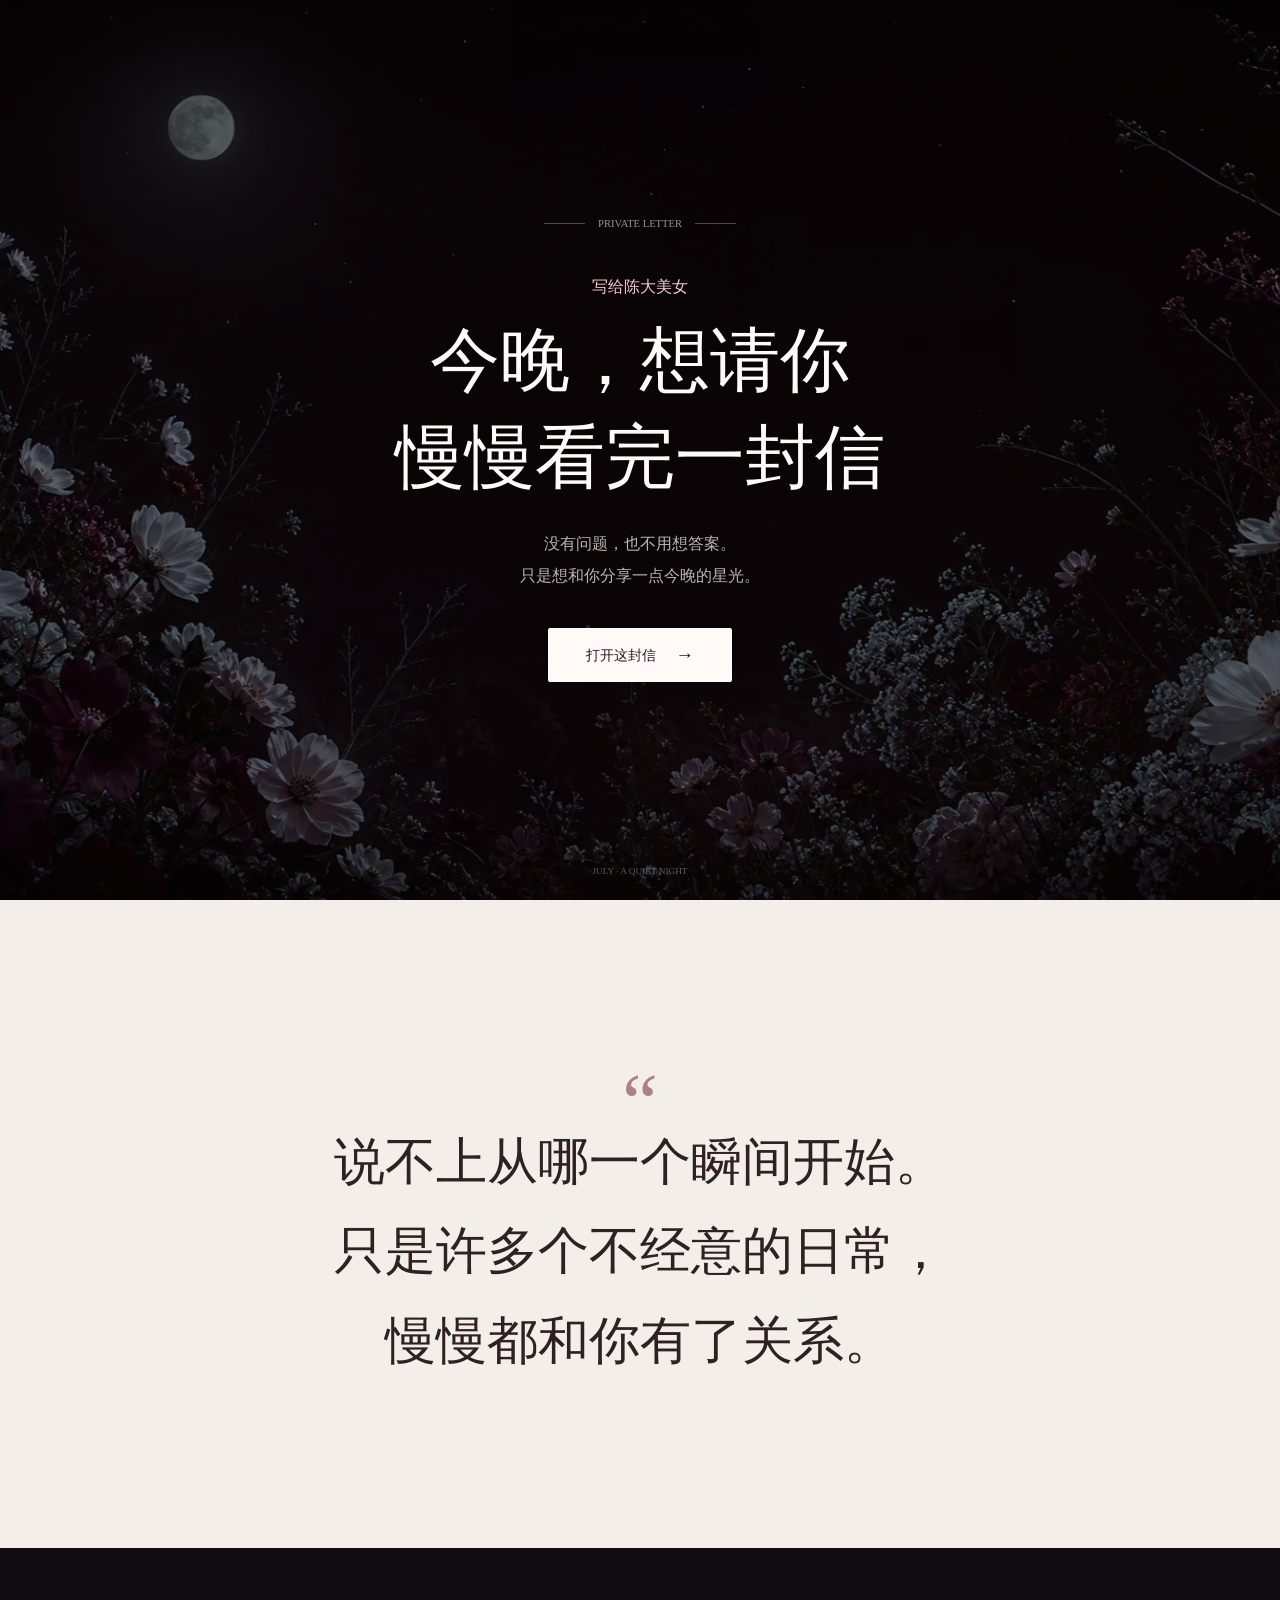
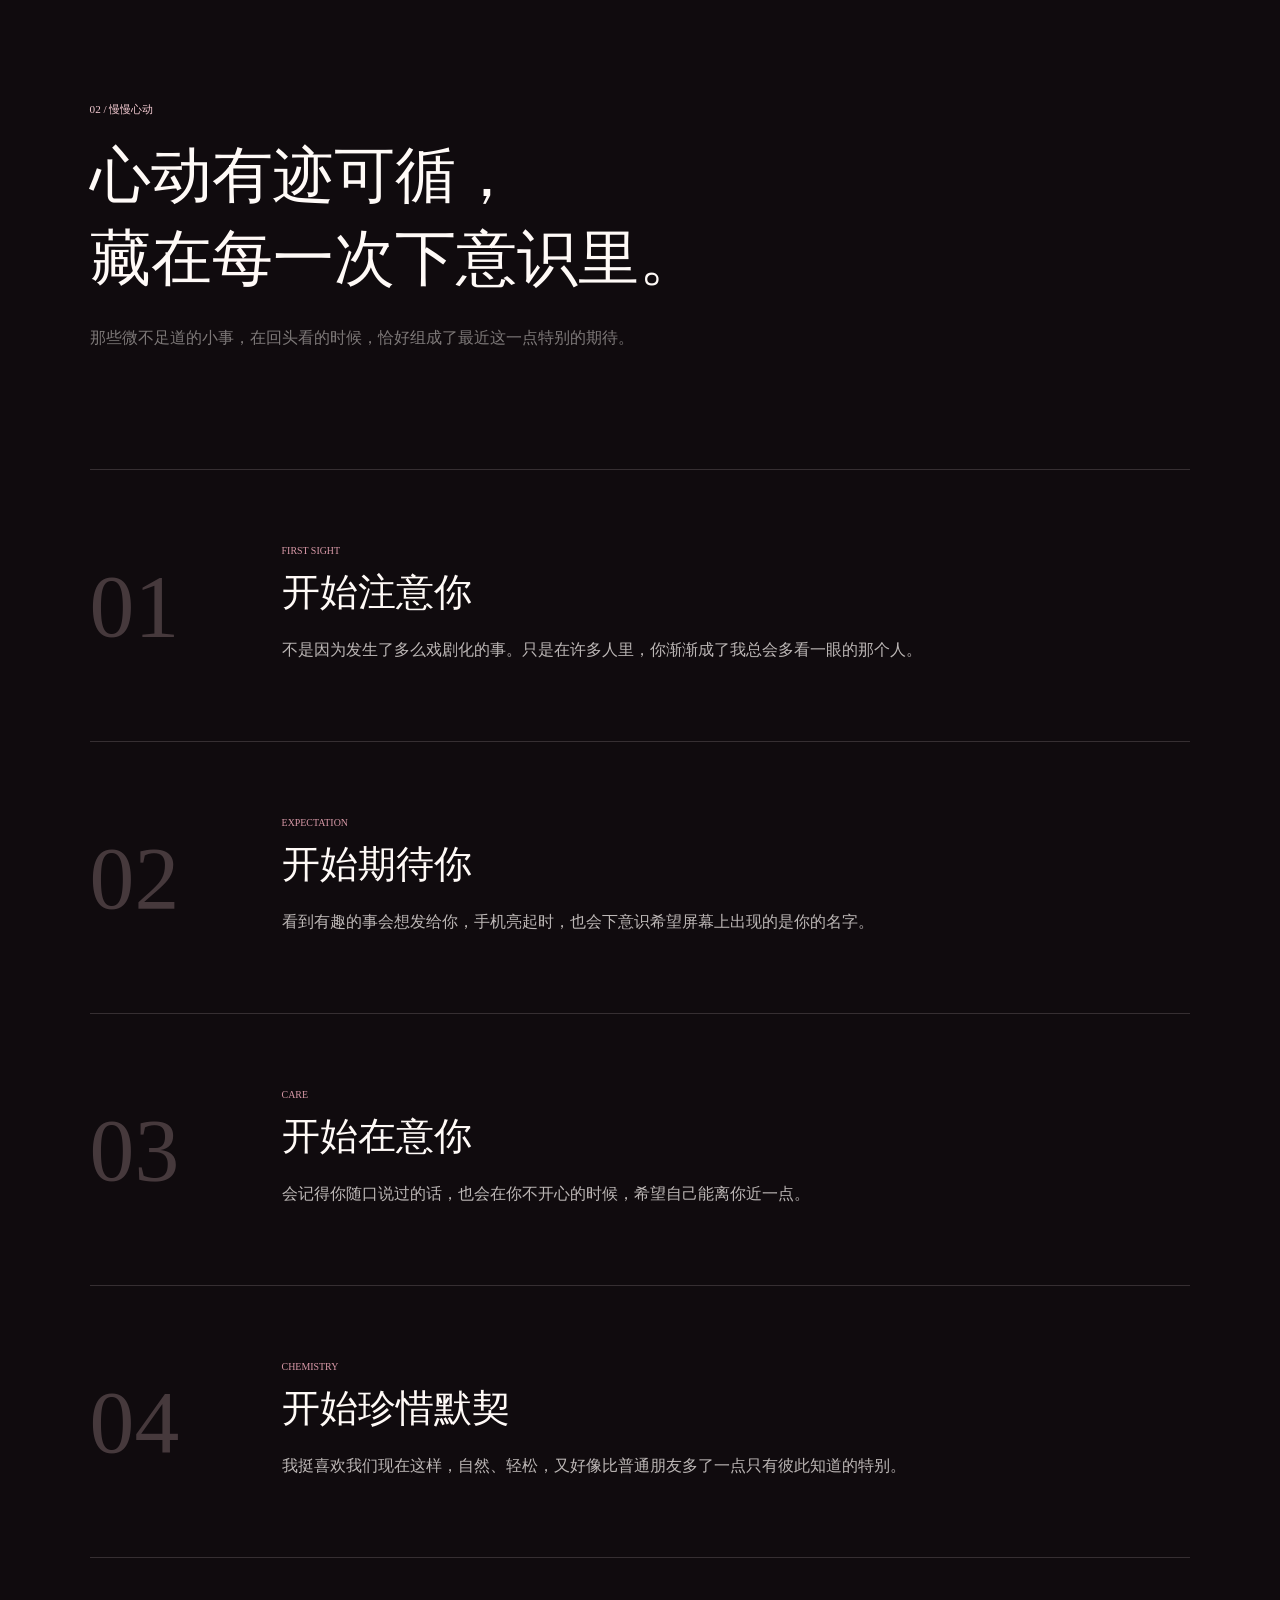
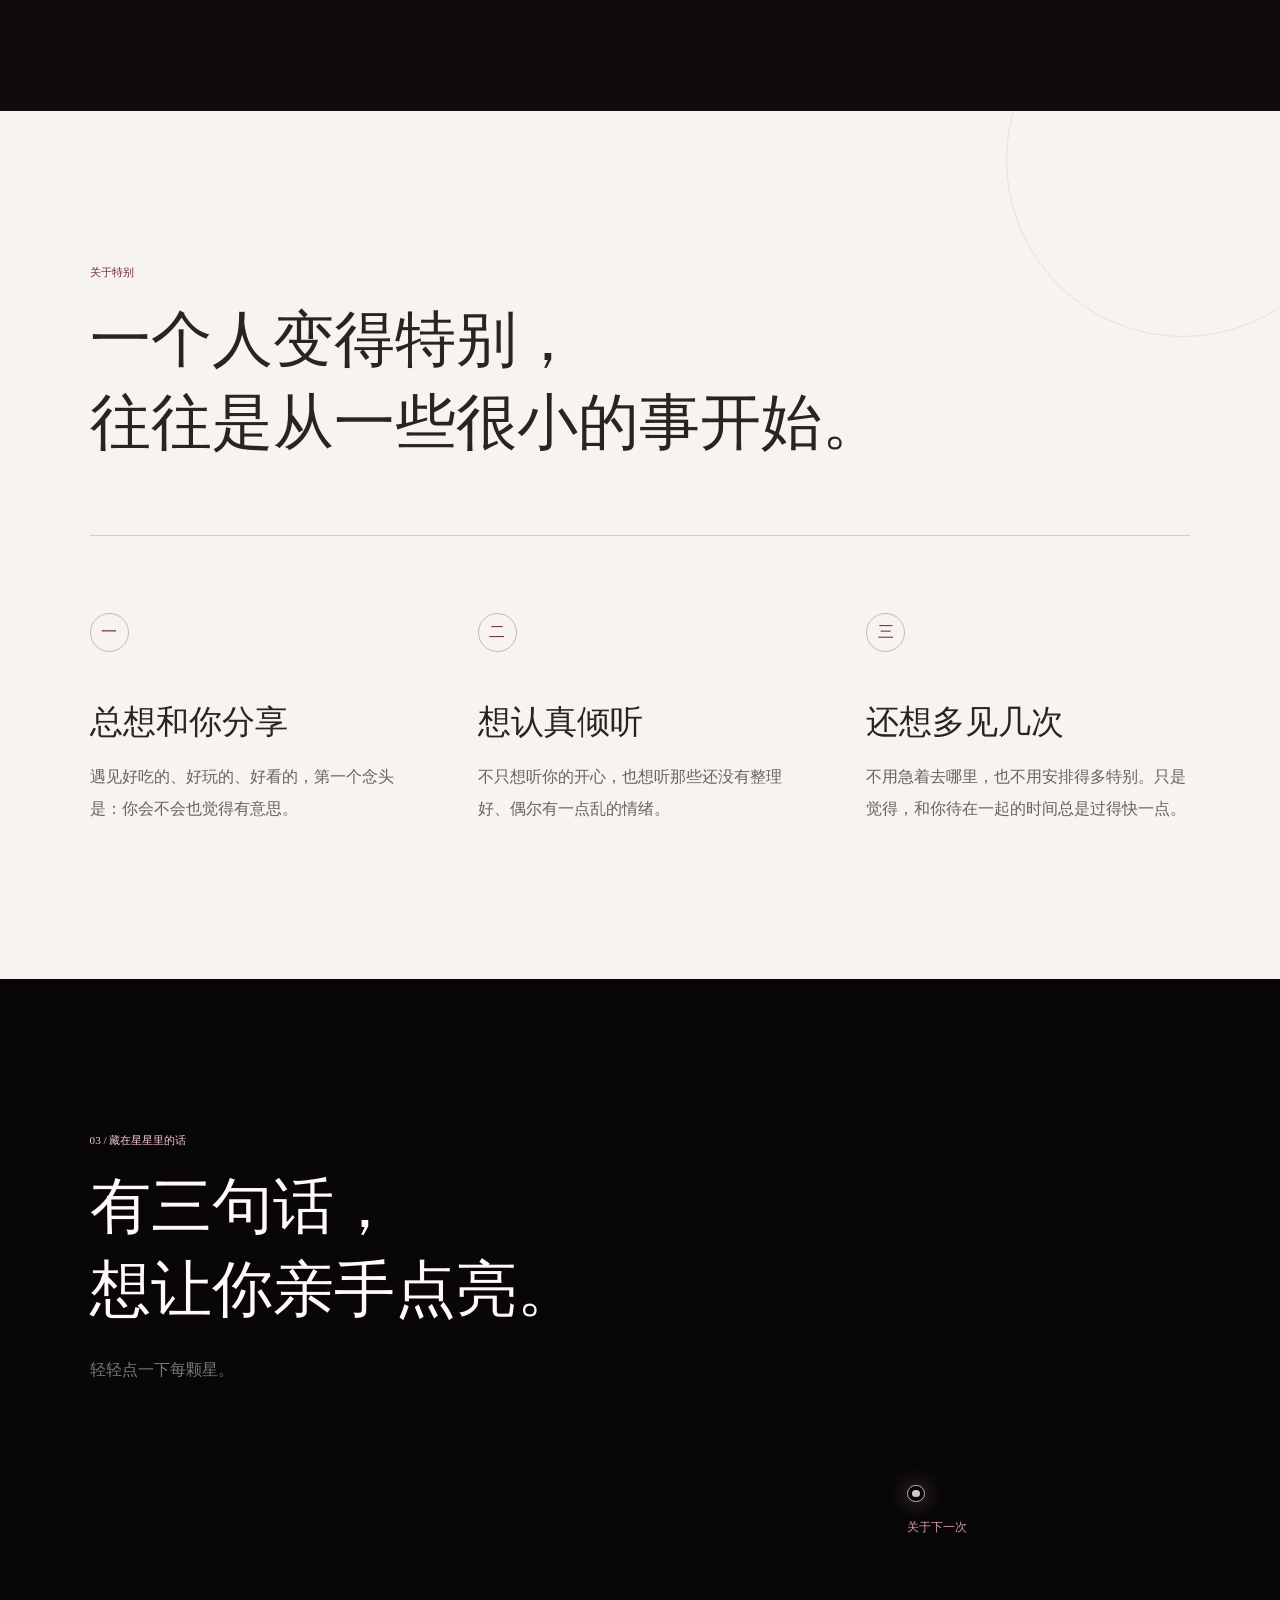
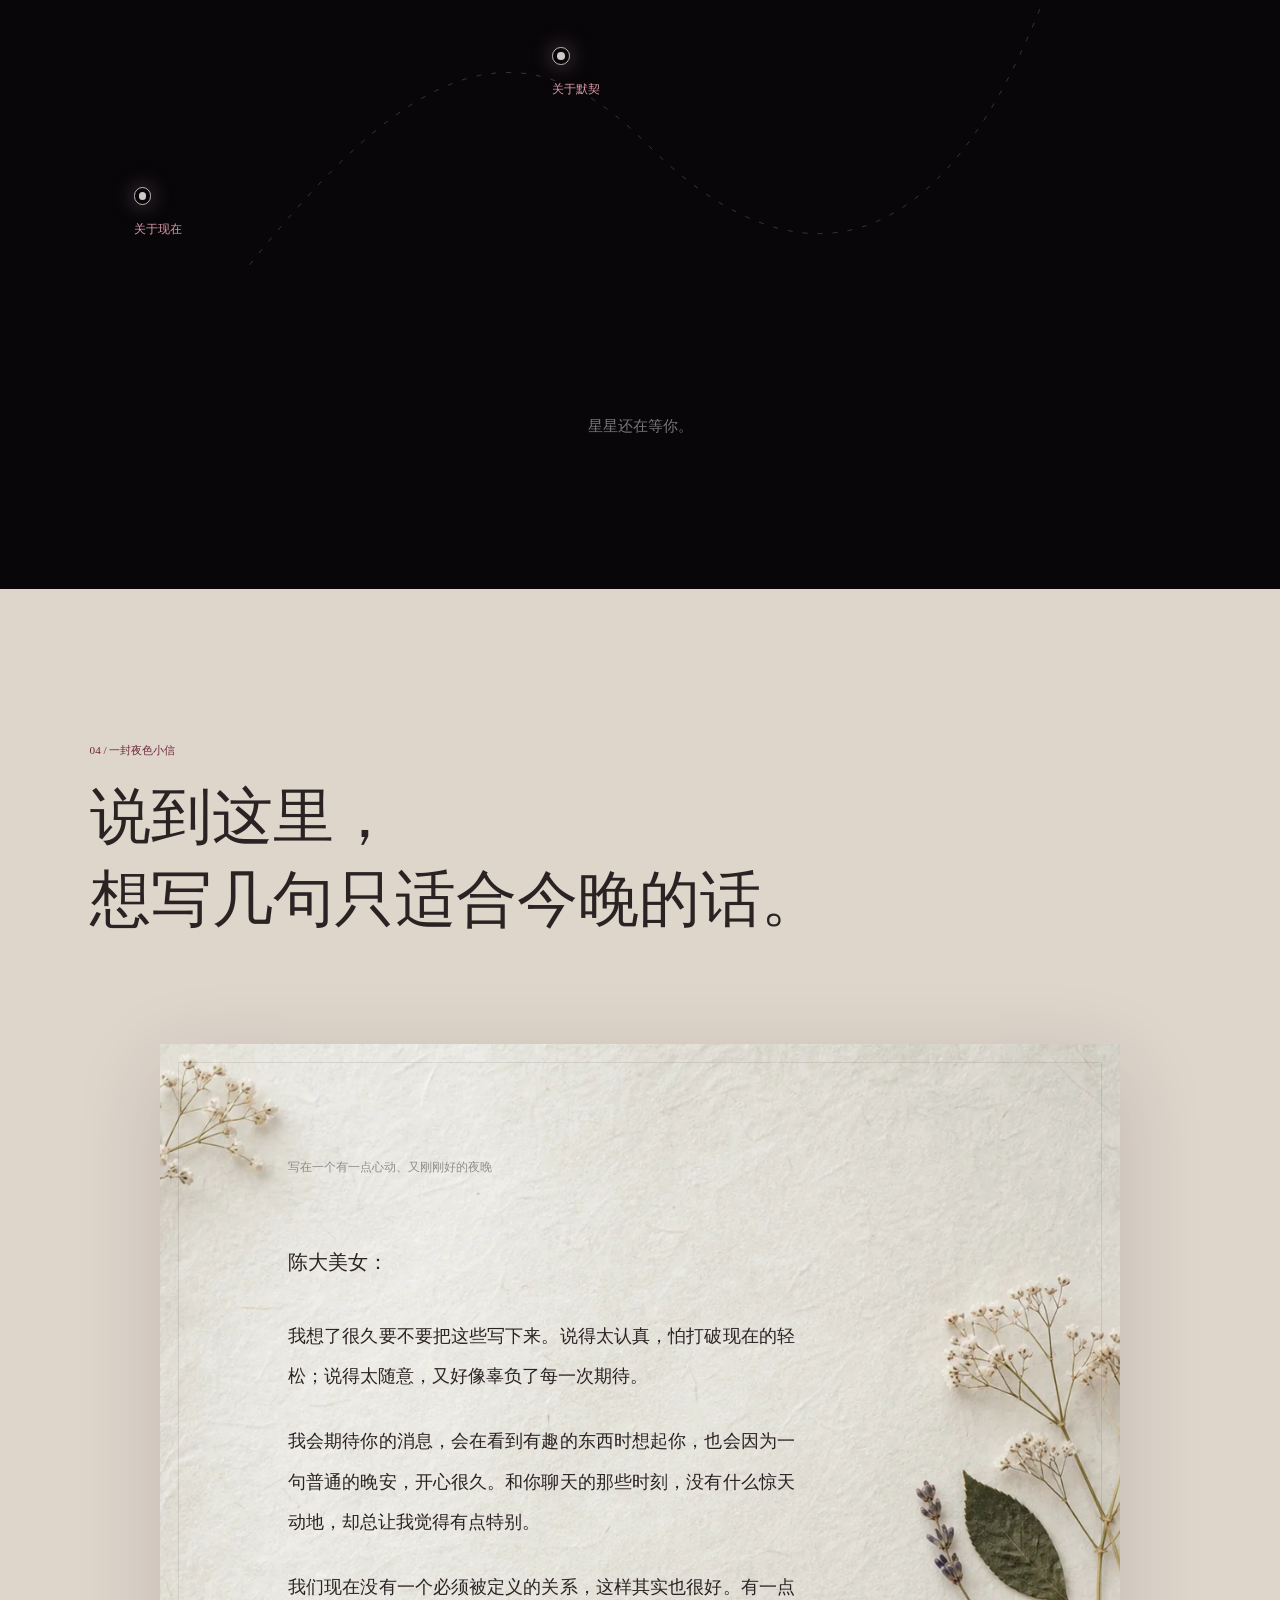
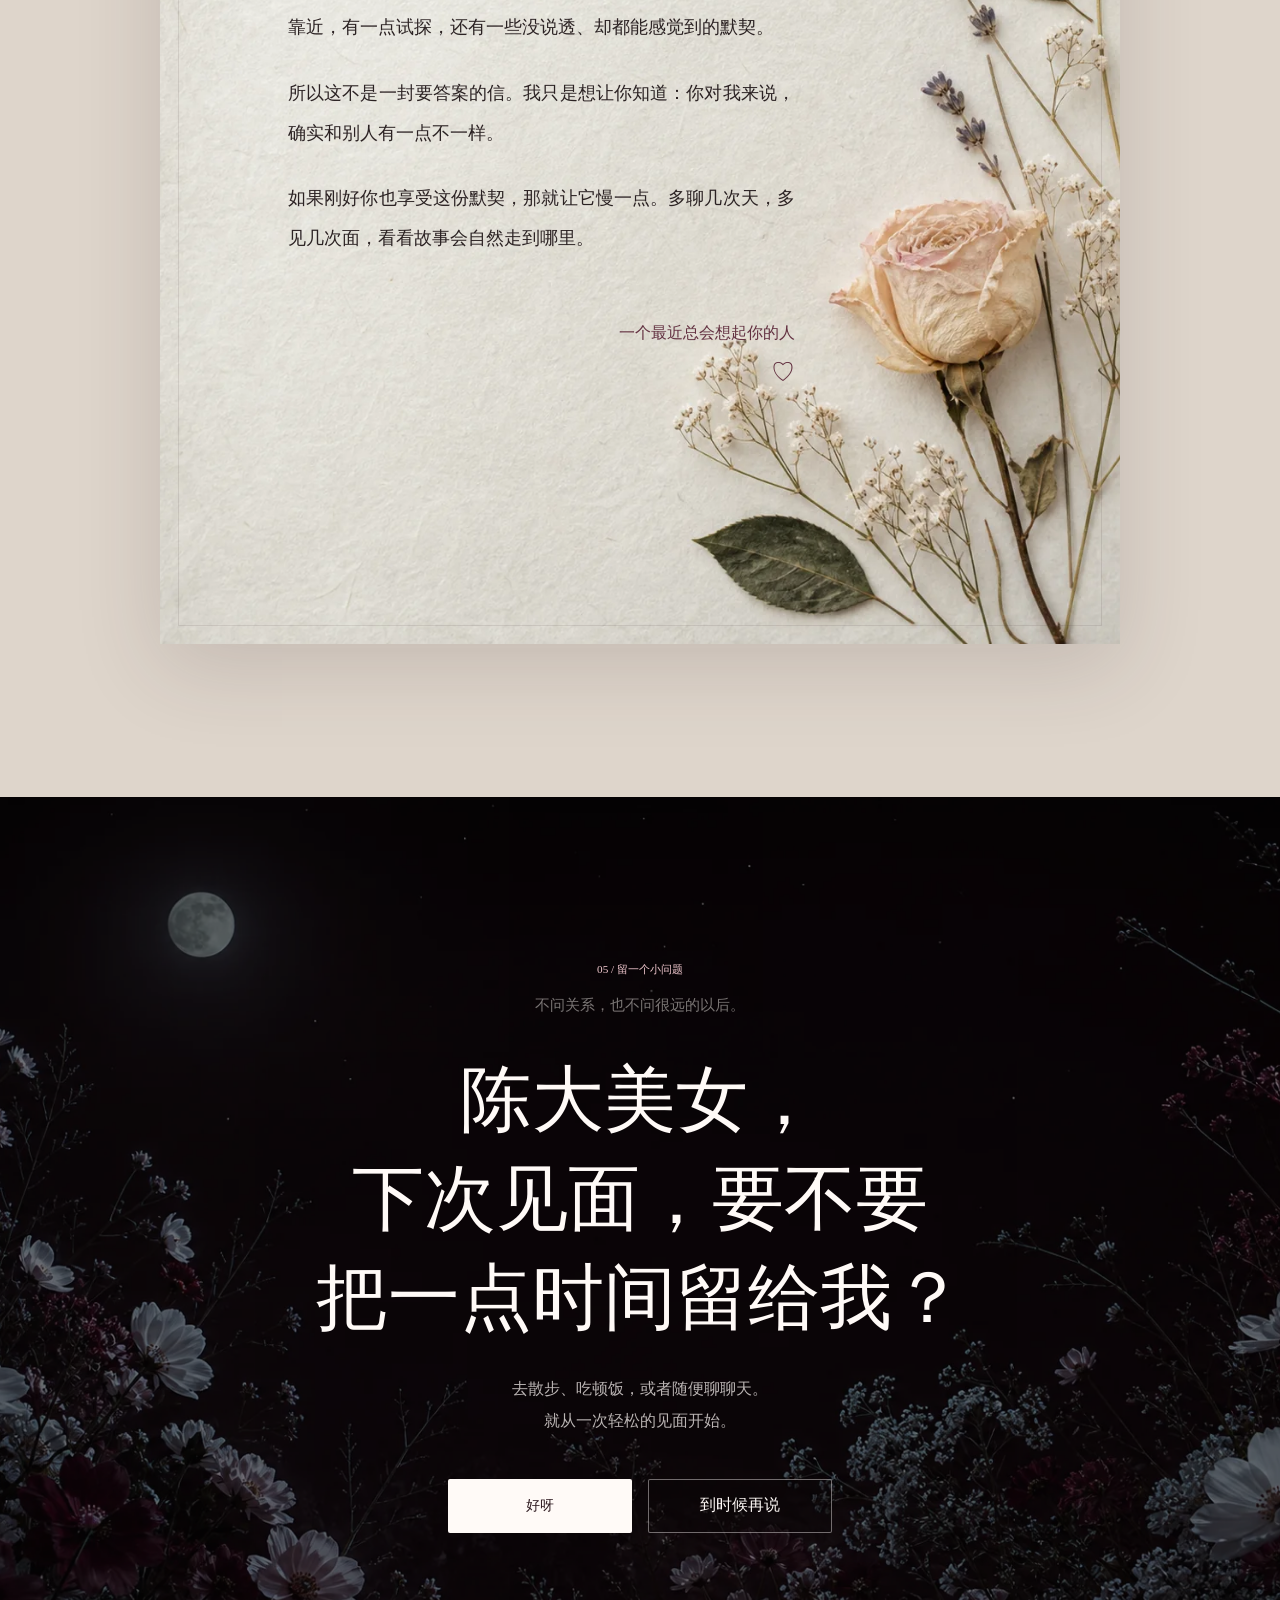
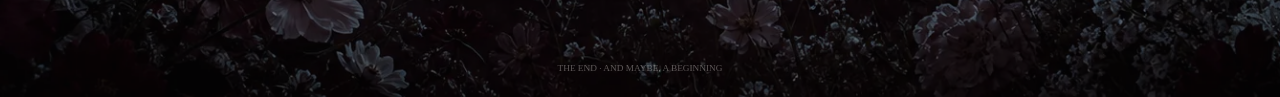
<file: index.html>
<!doctype html>
<html lang="zh-CN">
  <head>
    <meta charset="utf-8" />
    <meta name="viewport" content="width=device-width, initial-scale=1, viewport-fit=cover" />
    <meta name="theme-color" content="#0a0709" />
    <meta name="description" content="一封写给特别的人的夜色小信。" />
    <title>写给陈大美女的今晚</title>
    <link rel="preload" href="./assets/images/moonlit-garden.webp" as="image" type="image/webp" />
    <link rel="stylesheet" href="./assets/css/styles.css" />
  </head>
  <body class="is-gated">
    <div class="gate" id="gate" role="dialog" aria-modal="true" aria-labelledby="gate-title">
      <canvas id="gate-canvas" aria-hidden="true"></canvas>
      <div class="gate-shade" aria-hidden="true"></div>
      <div class="gate-content">
        <div class="gate-kicker"><span></span>PRIVATE LETTER <span></span></div>
        <p class="gate-for">写给陈大美女</p>
        <h1 id="gate-title">今晚，想请你<br />慢慢看完一封信</h1>
        <p class="gate-note">没有问题，也不用想答案。<br />只是想和你分享一点今晚的星光。</p>
        <button class="primary-action" id="open-letter" type="button">
          <span>打开这封信</span>
          <span class="arrow" aria-hidden="true">→</span>
        </button>
      </div>
      <p class="gate-foot">JULY · A QUIET NIGHT</p>
    </div>

    <nav class="chapter-nav" aria-label="夜色章节">
      <a href="#starlight" aria-label="星光开场" data-chapter="starlight"></a>
      <a href="#heartbeat" aria-label="心动时刻" data-chapter="heartbeat"></a>
      <a href="#constellation" aria-label="默契星座" data-chapter="constellation"></a>
      <a href="#letter" aria-label="夜色小信" data-chapter="letter"></a>
      <a href="#answer" aria-label="下一次见面" data-chapter="answer"></a>
    </nav>

    <main id="experience" aria-hidden="true">
      <section class="hero chapter" id="starlight" data-chapter-section="starlight">
        <canvas id="heart-canvas" aria-hidden="true"></canvas>
        <div class="hero-shade" aria-hidden="true"></div>
        <div class="hero-copy" data-reveal>
          <p class="chapter-tag">01 / 星光偏向你</p>
          <h2>有些期待，<br />是从看到你的消息开始的。</h2>
          <p>后来我才发现，那些看起来普通的日子，因为有你参与，便悄悄有了值得期待的光。</p>
        </div>
        <a class="scroll-cue" href="#heartbeat" aria-label="继续阅读"><span></span></a>
      </section>

      <section class="prologue" aria-label="故事序言">
        <div data-reveal>
          <span class="quote-mark">“</span>
          <p>说不上从哪一个瞬间开始。<br />只是许多个不经意的日常，<br />慢慢都和你有了关系。</p>
        </div>
      </section>

      <section class="heartbeat chapter" id="heartbeat" data-chapter-section="heartbeat">
        <header class="section-intro" data-reveal>
          <p class="chapter-tag">02 / 慢慢心动</p>
          <h2>心动有迹可循，<br />藏在每一次下意识里。</h2>
          <p class="intro-note">那些微不足道的小事，在回头看的时候，恰好组成了最近这一点特别的期待。</p>
        </header>

        <div class="moment-list">
          <article class="moment" data-reveal>
            <span class="moment-number">01</span>
            <div><p class="moment-label">FIRST SIGHT</p><h3>开始注意你</h3><p>不是因为发生了多么戏剧化的事。只是在许多人里，你渐渐成了我总会多看一眼的那个人。</p></div>
          </article>
          <article class="moment" data-reveal>
            <span class="moment-number">02</span>
            <div><p class="moment-label">EXPECTATION</p><h3>开始期待你</h3><p>看到有趣的事会想发给你，手机亮起时，也会下意识希望屏幕上出现的是你的名字。</p></div>
          </article>
          <article class="moment" data-reveal>
            <span class="moment-number">03</span>
            <div><p class="moment-label">CARE</p><h3>开始在意你</h3><p>会记得你随口说过的话，也会在你不开心的时候，希望自己能离你近一点。</p></div>
          </article>
          <article class="moment" data-reveal>
            <span class="moment-number">04</span>
            <div><p class="moment-label">CHEMISTRY</p><h3>开始珍惜默契</h3><p>我挺喜欢我们现在这样，自然、轻松，又好像比普通朋友多了一点只有彼此知道的特别。</p></div>
          </article>
        </div>
      </section>

      <section class="little-things" aria-label="你变得特别的原因">
        <div class="little-things-inner">
          <header class="section-intro compact" data-reveal>
            <p class="chapter-tag dark">关于特别</p>
            <h2>一个人变得特别，<br />往往是从一些很小的事开始。</h2>
          </header>
          <div class="reason-list">
            <article data-reveal><span>一</span><h3>总想和你分享</h3><p>遇见好吃的、好玩的、好看的，第一个念头是：你会不会也觉得有意思。</p></article>
            <article data-reveal><span>二</span><h3>想认真倾听</h3><p>不只想听你的开心，也想听那些还没有整理好、偶尔有一点乱的情绪。</p></article>
            <article data-reveal><span>三</span><h3>还想多见几次</h3><p>不用急着去哪里，也不用安排得多特别。只是觉得，和你待在一起的时间总是过得快一点。</p></article>
          </div>
        </div>
      </section>

      <section class="constellation chapter" id="constellation" data-chapter-section="constellation">
        <canvas id="constellation-canvas" aria-hidden="true"></canvas>
        <div class="constellation-content">
          <header class="section-intro compact" data-reveal>
            <p class="chapter-tag">03 / 藏在星星里的话</p>
            <h2>有三句话，<br />想让你亲手点亮。</h2>
            <p class="intro-note">轻轻点一下每颗星。</p>
          </header>
          <div class="star-map" aria-label="三颗默契星星">
            <svg class="star-lines" viewBox="0 0 1000 460" preserveAspectRatio="none" aria-hidden="true">
              <path d="M145 335 C290 170 390 130 505 235 S760 360 865 120" />
            </svg>
            <button class="star-node star-one" type="button" data-star="0" aria-pressed="false">
              <span class="star-dot" aria-hidden="true"></span><small>关于现在</small><strong>很开心，最近的生活里多了你的消息。</strong>
            </button>
            <button class="star-node star-two" type="button" data-star="1" aria-pressed="false">
              <span class="star-dot" aria-hidden="true"></span><small>关于默契</small><strong>和你聊天的时候，常常会舍不得太早结束。</strong>
            </button>
            <button class="star-node star-three" type="button" data-star="2" aria-pressed="false">
              <span class="star-dot" aria-hidden="true"></span><small>关于下一次</small><strong>不急着定义以后，只期待下一次见面。</strong>
            </button>
          </div>
          <p class="constellation-line" id="constellation-line" aria-live="polite">星星还在等你。</p>
        </div>
      </section>

      <section class="letter chapter" id="letter" data-chapter-section="letter">
        <div class="letter-heading" data-reveal>
          <p class="chapter-tag dark">04 / 一封夜色小信</p>
          <h2>说到这里，<br />想写几句只适合今晚的话。</h2>
        </div>
        <article class="letter-sheet" data-reveal>
          <p class="letter-date">写在一个有一点心动、又刚刚好的夜晚</p>
          <p class="letter-to">陈大美女：</p>
          <div class="letter-body">
            <p>我想了很久要不要把这些写下来。说得太认真，怕打破现在的轻松；说得太随意，又好像辜负了每一次期待。</p>
            <p>我会期待你的消息，会在看到有趣的东西时想起你，也会因为一句普通的晚安，开心很久。和你聊天的那些时刻，没有什么惊天动地，却总让我觉得有点特别。</p>
            <p>我们现在没有一个必须被定义的关系，这样其实也很好。有一点靠近，有一点试探，还有一些没说透、却都能感觉到的默契。</p>
            <p>所以这不是一封要答案的信。我只是想让你知道：你对我来说，确实和别人有一点不一样。</p>
            <p>如果刚好你也享受这份默契，那就让它慢一点。多聊几次天，多见几次面，看看故事会自然走到哪里。</p>
          </div>
          <div class="letter-sign"><span>一个最近总会想起你的人</span><i aria-hidden="true">♡</i></div>
        </article>
      </section>

      <section class="answer chapter" id="answer" data-chapter-section="answer">
        <canvas id="finale-canvas" aria-hidden="true"></canvas>
        <div class="answer-shade" aria-hidden="true"></div>
        <div class="answer-content" id="answer-content" data-reveal>
          <p class="chapter-tag">05 / 留一个小问题</p>
          <p class="answer-prelude">不问关系，也不问很远的以后。</p>
          <h2>陈大美女，<br />下次见面，要不要<br />把一点时间留给我？</h2>
          <p class="answer-note">去散步、吃顿饭，或者随便聊聊天。<br />就从一次轻松的见面开始。</p>
          <div class="answer-actions" role="group" aria-label="你的回应">
            <button class="primary-action" type="button" data-answer="yes">好呀</button>
            <button class="quiet-action" type="button" data-answer="later">到时候再说</button>
          </div>
        </div>
        <div class="response" id="response" aria-live="polite" hidden>
          <p class="response-mark" aria-hidden="true">♡</p>
          <h2 id="response-title"></h2>
          <p id="response-copy"></p>
          <button class="replay-action" id="replay" type="button">再看一遍</button>
        </div>
        <p class="answer-foot">THE END · AND MAYBE, A BEGINNING</p>
      </section>
    </main>

    <script src="./assets/js/heart-scene.js"></script>
    <script src="./assets/js/app.js"></script>
  </body>
</html>
</file>
<file: assets/css/styles.css>
:root {
  color-scheme: dark;
  --night: #0a0709;
  --night-soft: #120c10;
  --paper: #f7f3ee;
  --paper-deep: #e9e2da;
  --wine: #6f263c;
  --rose: #d99aa8;
  --blush: #f4cbd2;
  --gold: #c9a46f;
  --white: #fffaf7;
  --soft: rgba(255, 250, 247, 0.72);
  --dim: rgba(255, 250, 247, 0.46);
  --line: rgba(255, 232, 234, 0.16);
  --serif: "Songti SC", "STSong", "SimSun", serif;
  --sans: "PingFang SC", "Microsoft YaHei", "Noto Sans CJK SC", sans-serif;
}

* { box-sizing: border-box; letter-spacing: 0; }
html { scroll-behavior: smooth; background: var(--night); }
body {
  min-width: 320px;
  margin: 0;
  overflow-x: hidden;
  background: var(--night);
  color: var(--white);
  font-family: var(--sans);
  -webkit-font-smoothing: antialiased;
}
body.is-gated { overflow: hidden; }
button, a { color: inherit; font: inherit; }
button { -webkit-tap-highlight-color: transparent; }
[hidden] { display: none !important; }

.gate,
.hero,
.answer {
  background-color: var(--night);
  background-image: url("../images/moonlit-garden.webp");
  background-position: center;
  background-size: cover;
}

.gate {
  position: fixed;
  inset: 0;
  z-index: 1000;
  display: grid;
  min-height: 100vh;
  min-height: 100svh;
  place-items: center;
  overflow: hidden;
  padding: max(30px, env(safe-area-inset-top)) max(24px, env(safe-area-inset-right)) max(30px, env(safe-area-inset-bottom)) max(24px, env(safe-area-inset-left));
  transition: opacity 900ms ease, visibility 900ms ease;
}
.gate.is-opened { visibility: hidden; opacity: 0; pointer-events: none; }
#gate-canvas, #heart-canvas, #constellation-canvas, #finale-canvas { position: absolute; inset: 0; width: 100%; height: 100%; }
.gate-shade, .hero-shade, .answer-shade { position: absolute; inset: 0; background: rgba(7, 4, 6, 0.46); pointer-events: none; }
.gate-shade { background: rgba(7, 4, 6, 0.58); }
.gate-content {
  position: relative;
  z-index: 2;
  display: grid;
  width: min(38rem, 100%);
  justify-items: center;
  text-align: center;
}
.gate-kicker {
  display: flex;
  align-items: center;
  gap: 0.8rem;
  margin-bottom: 3rem;
  color: rgba(255, 250, 247, 0.58);
  font-family: Georgia, serif;
  font-size: 0.66rem;
}
.gate-kicker span { width: 2.6rem; height: 1px; background: rgba(255, 250, 247, 0.28); }
.gate-for { margin: 0 0 0.85rem; color: var(--blush); font-family: var(--serif); font-size: 1rem; }
.gate h1 {
  margin: 0;
  color: var(--white);
  font-family: var(--serif);
  font-size: clamp(2.4rem, 7vw, 4.4rem);
  font-weight: 400;
  line-height: 1.38;
  text-wrap: balance;
}
.gate-note { margin: 1.4rem 0 0; color: var(--soft); font-family: var(--serif); font-size: 1rem; line-height: 2; }
.gate-foot, .answer-foot {
  position: absolute;
  right: 0;
  bottom: max(24px, env(safe-area-inset-bottom));
  left: 0;
  z-index: 2;
  margin: 0;
  color: rgba(255, 250, 247, 0.34);
  font-family: Georgia, serif;
  font-size: 0.58rem;
  text-align: center;
}

.primary-action, .quiet-action, .replay-action {
  display: inline-flex;
  min-height: 3.35rem;
  align-items: center;
  justify-content: center;
  padding: 0 1.8rem;
  border-radius: 2px;
  cursor: pointer;
  transition: transform 180ms ease, background 180ms ease, border-color 180ms ease, color 180ms ease;
}
.primary-action {
  gap: 1.2rem;
  min-width: 11.5rem;
  margin-top: 2.25rem;
  border: 1px solid rgba(255, 250, 247, 0.8);
  background: var(--white);
  color: #2b171d;
  font-size: 0.9rem;
}
.primary-action .arrow { font-family: Arial, sans-serif; font-size: 1.15rem; transition: transform 180ms ease; }
.primary-action:hover .arrow { transform: translateX(4px); }
.primary-action:active, .quiet-action:active, .replay-action:active, .star-node:active { transform: scale(0.97); }

.chapter-nav {
  position: fixed;
  top: 50%;
  right: max(20px, env(safe-area-inset-right));
  z-index: 30;
  display: grid;
  gap: 0.8rem;
  visibility: hidden;
  opacity: 0;
  transform: translateY(-50%);
  transition: opacity 500ms ease;
}
body.experience-open .chapter-nav { visibility: visible; opacity: 1; }
.chapter-nav a { width: 6px; height: 6px; border: 1px solid rgba(255, 250, 247, 0.48); border-radius: 50%; background: rgba(8, 5, 7, 0.55); }
.chapter-nav a.is-active { border-color: var(--blush); background: var(--blush); box-shadow: 0 0 10px rgba(244, 203, 210, 0.55); transform: scale(1.3); }

#experience { overflow: clip; }
.chapter { position: relative; min-height: 100vh; min-height: 100svh; }
.chapter-tag {
  margin: 0 0 1.1rem;
  color: var(--blush);
  font-family: Georgia, var(--serif);
  font-size: 0.7rem;
  text-transform: uppercase;
}
.chapter-tag.dark { color: var(--wine); }

.hero {
  display: flex;
  align-items: flex-end;
  padding: max(68px, env(safe-area-inset-top)) max(8vw, env(safe-area-inset-right)) max(10vh, env(safe-area-inset-bottom)) max(8vw, env(safe-area-inset-left));
  background-position: center bottom;
}
.hero-shade { background: rgba(7, 4, 6, 0.25); }
.hero-copy { position: relative; z-index: 2; width: min(32rem, 42vw); }
.hero h2, .section-intro h2, .letter-heading h2, .answer h2, .response h2 {
  margin: 0;
  font-family: var(--serif);
  font-weight: 400;
  text-wrap: balance;
}
.hero h2 { font-size: clamp(2.35rem, 4.2vw, 4.5rem); line-height: 1.3; }
.hero-copy > p:last-child { max-width: 28rem; margin: 1.35rem 0 0; color: var(--soft); font-family: var(--serif); font-size: 1.02rem; line-height: 2; }
.scroll-cue {
  position: absolute;
  right: 50%;
  bottom: max(22px, env(safe-area-inset-bottom));
  z-index: 3;
  width: 24px;
  height: 38px;
  border: 1px solid rgba(255, 250, 247, 0.38);
  border-radius: 15px;
  transform: translateX(50%);
}
.scroll-cue span { position: absolute; top: 8px; left: 50%; width: 3px; height: 3px; border-radius: 50%; background: var(--white); transform: translateX(-50%); animation: cue 2s ease-in-out infinite; }

.prologue {
  display: grid;
  min-height: 72vh;
  place-items: center;
  padding: 6rem 24px;
  background: #f3eee8;
  color: #2e2024;
  text-align: center;
}
.prologue div { position: relative; }
.quote-mark { display: block; height: 3.4rem; color: #ad7f86; font-family: Georgia, serif; font-size: 5rem; line-height: 1; }
.prologue p { margin: 0; font-family: var(--serif); font-size: clamp(1.75rem, 4vw, 3.5rem); line-height: 1.75; }

.heartbeat { padding: clamp(7rem, 12vw, 11rem) max(7vw, 24px); background: #100b0e; }
.section-intro, .moment-list, .little-things-inner, .constellation-content, .letter-heading { width: min(70rem, 100%); margin-right: auto; margin-left: auto; }
.section-intro { margin-bottom: clamp(4.5rem, 9vw, 7.5rem); }
.section-intro.compact { margin-bottom: clamp(3rem, 6vw, 4.5rem); }
.section-intro h2, .letter-heading h2 { max-width: 56rem; font-size: clamp(2.25rem, 4.8vw, 4.8rem); line-height: 1.35; }
.intro-note { max-width: 34rem; margin: 1.4rem 0 0; color: var(--dim); font-family: var(--serif); font-size: 1rem; line-height: 1.95; }
.moment-list { border-top: 1px solid var(--line); }
.moment {
  display: grid;
  grid-template-columns: minmax(4rem, 8rem) 1fr;
  gap: clamp(1rem, 5vw, 5rem);
  min-height: 17rem;
  align-items: center;
  padding: clamp(2.5rem, 5vw, 4.5rem) 0;
  border-bottom: 1px solid var(--line);
}
.moment-number { color: rgba(244, 203, 210, 0.24); font-family: Georgia, serif; font-size: clamp(3.3rem, 7vw, 6.5rem); line-height: 1; }
.moment-label { margin: 0 0 0.65rem; color: var(--rose); font-family: Georgia, serif; font-size: 0.62rem; }
.moment h3 { margin: 0; font-family: var(--serif); font-size: clamp(1.65rem, 3vw, 2.5rem); font-weight: 400; }
.moment div > p:last-child { max-width: 43rem; margin: 1rem 0 0; color: var(--soft); font-family: var(--serif); font-size: 1rem; line-height: 2; }

.little-things { position: relative; padding: clamp(7rem, 12vw, 11rem) max(7vw, 24px); overflow: hidden; background: var(--paper); color: #2c2224; }
.little-things::before { position: absolute; top: -8rem; right: -5rem; width: 22rem; height: 22rem; border: 1px solid rgba(111, 38, 60, 0.1); border-radius: 50%; content: ""; }
.reason-list { display: grid; grid-template-columns: repeat(3, 1fr); gap: clamp(2rem, 5vw, 5rem); padding-top: clamp(3rem, 6vw, 5.5rem); border-top: 1px solid rgba(44, 34, 36, 0.18); }
.reason-list article { position: relative; }
.reason-list article > span { display: grid; width: 2.45rem; height: 2.45rem; place-items: center; margin-bottom: 3rem; border: 1px solid rgba(111, 38, 60, 0.3); border-radius: 50%; color: var(--wine); font-family: var(--serif); }
.reason-list h3 { margin: 0; font-family: var(--serif); font-size: clamp(1.6rem, 2.6vw, 2.25rem); font-weight: 400; }
.reason-list p { margin: 1rem 0 0; color: rgba(44, 34, 36, 0.7); font-family: var(--serif); font-size: 1rem; line-height: 2; }

.constellation {
  display: grid;
  min-height: max(100vh, 52rem);
  min-height: max(100svh, 52rem);
  place-items: center;
  overflow: hidden;
  padding: clamp(7rem, 12vw, 10rem) max(7vw, 24px);
  background: #080609;
}
.constellation-content { position: relative; z-index: 2; }
.star-map { position: relative; width: 100%; height: clamp(27rem, 48vw, 35rem); }
.star-lines { position: absolute; inset: 0; width: 100%; height: 100%; overflow: visible; }
.star-lines path { fill: none; stroke: rgba(244, 203, 210, 0.22); stroke-dasharray: 5 10; stroke-width: 1; vector-effect: non-scaling-stroke; transition: stroke 700ms ease; }
.constellation.is-complete .star-lines path { stroke: rgba(244, 203, 210, 0.7); stroke-dasharray: none; filter: drop-shadow(0 0 5px rgba(244, 203, 210, 0.45)); }
.star-node {
  position: absolute;
  display: grid;
  width: min(17rem, 28vw);
  justify-items: start;
  padding: 0;
  border: 0;
  background: transparent;
  color: var(--white);
  cursor: pointer;
  text-align: left;
}
.star-one { top: 59%; left: 4%; }
.star-two { top: 34%; left: 42%; }
.star-three { top: 5%; right: 1%; }
.star-dot { position: relative; width: 1.1rem; height: 1.1rem; margin-bottom: 1.1rem; border: 1px solid rgba(255, 250, 247, 0.72); border-radius: 50%; box-shadow: 0 0 22px rgba(244, 203, 210, 0.36); transition: transform 400ms ease, background 400ms ease, box-shadow 400ms ease; }
.star-dot::after { position: absolute; inset: 4px; border-radius: 50%; background: rgba(255, 250, 247, 0.8); content: ""; }
.star-node small { color: var(--rose); font-size: 0.72rem; }
.star-node strong { max-width: 16rem; margin-top: 0.55rem; color: rgba(255, 250, 247, 0.46); font-family: var(--serif); font-size: clamp(1rem, 1.8vw, 1.35rem); font-weight: 400; line-height: 1.75; opacity: 0; transform: translateY(8px); transition: opacity 450ms ease, transform 450ms ease, color 450ms ease; }
.star-node.is-lit .star-dot { background: var(--white); box-shadow: 0 0 12px #fff, 0 0 38px rgba(244, 203, 210, 0.82); transform: scale(1.2); }
.star-node.is-lit strong { color: var(--white); opacity: 1; transform: translateY(0); }
.constellation-line { margin: 0; color: var(--dim); font-family: var(--serif); font-size: 0.94rem; text-align: center; transition: color 350ms ease; }
.constellation-line.is-complete { color: var(--blush); }

.letter { min-height: 0; padding: clamp(7rem, 12vw, 11rem) max(7vw, 24px); background: #ded5cb; color: #2b2223; }
.letter-heading { margin-bottom: clamp(4rem, 8vw, 6.5rem); }
.letter-sheet {
  position: relative;
  width: min(60rem, 100%);
  min-height: 75rem;
  margin: 0 auto;
  padding: clamp(4.5rem, 9vw, 8rem) clamp(2.1rem, 10vw, 8.5rem);
  overflow: hidden;
  background: #f6f3ee url("../images/pressed-letter.webp") center / cover no-repeat;
  box-shadow: 0 22px 80px rgba(55, 39, 41, 0.16);
}
.letter-sheet::after { position: absolute; inset: 18px; border: 1px solid rgba(74, 57, 58, 0.12); content: ""; pointer-events: none; }
.letter-date { margin: 0 0 4.5rem; color: rgba(43, 34, 35, 0.45); font-family: var(--serif); font-size: 0.78rem; }
.letter-to { margin: 0 0 2.5rem; font-family: var(--serif); font-size: 1.28rem; }
.letter-body { position: relative; z-index: 1; width: 72%; }
.letter-body p { margin: 0 0 1.55rem; font-family: var(--serif); font-size: clamp(1rem, 1.7vw, 1.12rem); line-height: 2.25; text-align: justify; }
.letter-sign { position: relative; z-index: 1; display: grid; width: 72%; justify-items: end; margin-top: 4rem; color: #633141; font-family: var(--serif); }
.letter-sign i { margin-top: 0.8rem; font-family: Georgia, serif; font-size: 1.5rem; font-style: normal; }

.answer {
  display: grid;
  min-height: max(100vh, 48rem);
  min-height: max(100svh, 48rem);
  place-items: center;
  overflow: hidden;
  padding: max(7rem, env(safe-area-inset-top)) max(24px, env(safe-area-inset-right)) max(7rem, env(safe-area-inset-bottom)) max(24px, env(safe-area-inset-left));
  background-position: center bottom;
}
.answer-shade { background: rgba(7, 4, 6, 0.55); }
.answer-content, .response { position: relative; z-index: 2; width: min(47rem, 100%); text-align: center; }
.answer-prelude { margin: 0 0 2.2rem; color: var(--dim); font-family: var(--serif); font-size: 0.95rem; }
.answer h2, .response h2 { font-size: clamp(2.4rem, 5.6vw, 5.2rem); line-height: 1.38; }
.answer-note { margin: 1.6rem 0 0; color: var(--soft); font-family: var(--serif); font-size: 1rem; line-height: 2; }
.answer-actions { display: flex; justify-content: center; gap: 1rem; margin-top: 2.6rem; }
.answer-actions .primary-action { margin: 0; }
.quiet-action, .replay-action { min-width: 11.5rem; border: 1px solid rgba(255, 250, 247, 0.42); background: rgba(12, 8, 10, 0.34); color: var(--white); }
.response-mark { margin: 0 0 1.2rem; color: var(--blush); font-family: Georgia, serif; font-size: 3rem; }
.response > p:not(.response-mark) { max-width: 38rem; margin: 1.5rem auto 0; color: var(--soft); font-family: var(--serif); font-size: 1.05rem; line-height: 2; }
.replay-action { margin-top: 2.4rem; }

body.reveal-ready [data-reveal] { opacity: 0; transform: translateY(26px); transition: opacity 900ms ease, transform 900ms cubic-bezier(.22,.7,.2,1); }
body.reveal-ready [data-reveal].is-visible { opacity: 1; transform: none; }

@keyframes cue { 0%, 100% { opacity: 0.35; transform: translate(-50%, 0); } 50% { opacity: 1; transform: translate(-50%, 12px); } }

@media (hover: hover) {
  .primary-action:hover { background: transparent; color: var(--white); }
  .quiet-action:hover, .replay-action:hover { border-color: var(--white); background: rgba(255, 250, 247, 0.1); }
  .star-node:hover .star-dot { transform: scale(1.18); }
}

@media (max-width: 760px) {
  .gate, .hero, .answer { background-position: 54% bottom; }
  .gate { align-items: center; padding-bottom: max(5rem, env(safe-area-inset-bottom)); }
  .gate-shade { background: rgba(7, 4, 6, 0.64); }
  .gate-kicker { margin-bottom: 2.3rem; }
  .gate h1 { font-size: clamp(2.25rem, 10vw, 3.1rem); }
  .gate-note { font-size: 0.94rem; }
  .chapter-nav { right: max(10px, env(safe-area-inset-right)); gap: 0.65rem; }

  .hero { min-height: 100svh; align-items: flex-end; padding: 3.8rem 1.55rem max(5.7rem, env(safe-area-inset-bottom)); }
  .hero-shade { background: rgba(7, 4, 6, 0.26); }
  .hero-copy { width: 100%; }
  .hero h2 { font-size: clamp(2.05rem, 9.3vw, 3rem); }
  .hero-copy > p:last-child { max-width: 20rem; font-size: 0.93rem; line-height: 1.9; }
  .scroll-cue { bottom: max(18px, env(safe-area-inset-bottom)); }

  .prologue { min-height: 65vh; padding: 5rem 1.5rem; }
  .prologue p { font-size: clamp(1.55rem, 7vw, 2.1rem); line-height: 1.75; }
  .heartbeat, .little-things, .constellation, .letter { padding-right: 1.5rem; padding-left: 1.5rem; }
  .section-intro h2, .letter-heading h2 { font-size: clamp(2rem, 9vw, 2.8rem); }
  .intro-note { font-size: 0.94rem; }
  .moment { grid-template-columns: 3.6rem 1fr; gap: 0.9rem; min-height: 0; }
  .moment-number { font-size: 2.65rem; }
  .moment div > p:last-child { font-size: 0.95rem; line-height: 1.9; }

  .little-things::before { display: none; }
  .reason-list { grid-template-columns: 1fr; gap: 0; padding-top: 0; }
  .reason-list article { display: grid; grid-template-columns: 3.2rem 1fr; padding: 2.6rem 0; border-bottom: 1px solid rgba(44, 34, 36, 0.14); }
  .reason-list article > span { grid-row: 1 / 3; margin: 0; }
  .reason-list h3, .reason-list p { grid-column: 2; }
  .reason-list p { font-size: 0.95rem; }

  .constellation { min-height: 60rem; align-items: start; }
  .star-map { height: 34rem; }
  .star-lines { display: none; }
  .star-node { width: 82%; }
  .star-one { top: 5%; left: 0; }
  .star-two { top: 37%; left: 18%; }
  .star-three { top: 69%; right: 0; left: auto; }
  .star-node strong { max-width: 18rem; font-size: 1.12rem; }

  .letter { padding-right: 0; padding-left: 0; }
  .letter-heading { padding: 0 1.5rem; }
  .letter-sheet { min-height: 0; padding: 4.5rem 2rem 9rem; background-position: 46% center; box-shadow: none; }
  .letter-sheet::after { inset: 10px; }
  .letter-date { max-width: 12rem; margin-bottom: 3.5rem; line-height: 1.7; }
  .letter-body, .letter-sign { width: 78%; }
  .letter-body p { font-size: 0.98rem; line-height: 2.1; }

  .answer { padding-right: 1.4rem; padding-left: 1.4rem; }
  .answer h2, .response h2 { font-size: clamp(2.15rem, 10vw, 3rem); }
  .answer-actions { display: grid; width: min(18rem, 100%); margin-right: auto; margin-left: auto; }
  .answer-actions button { width: 100%; }
}

@media (max-width: 380px) {
  .gate-kicker { margin-bottom: 1.6rem; }
  .gate h1 { font-size: 2.15rem; }
  .gate-note { margin-top: 1rem; }
  .primary-action { margin-top: 1.7rem; }
  .moment { grid-template-columns: 2.8rem 1fr; }
  .moment-number { font-size: 2rem; }
  .letter-sheet { padding-right: 1.55rem; padding-left: 1.55rem; }
  .letter-body, .letter-sign { width: 82%; }
}

@media (prefers-reduced-motion: reduce) {
  html { scroll-behavior: auto; }
  *, *::before, *::after { animation-duration: 0.01ms !important; animation-iteration-count: 1 !important; transition-duration: 0.01ms !important; }
  body.reveal-ready [data-reveal] { opacity: 1; transform: none; }
}
</file>
